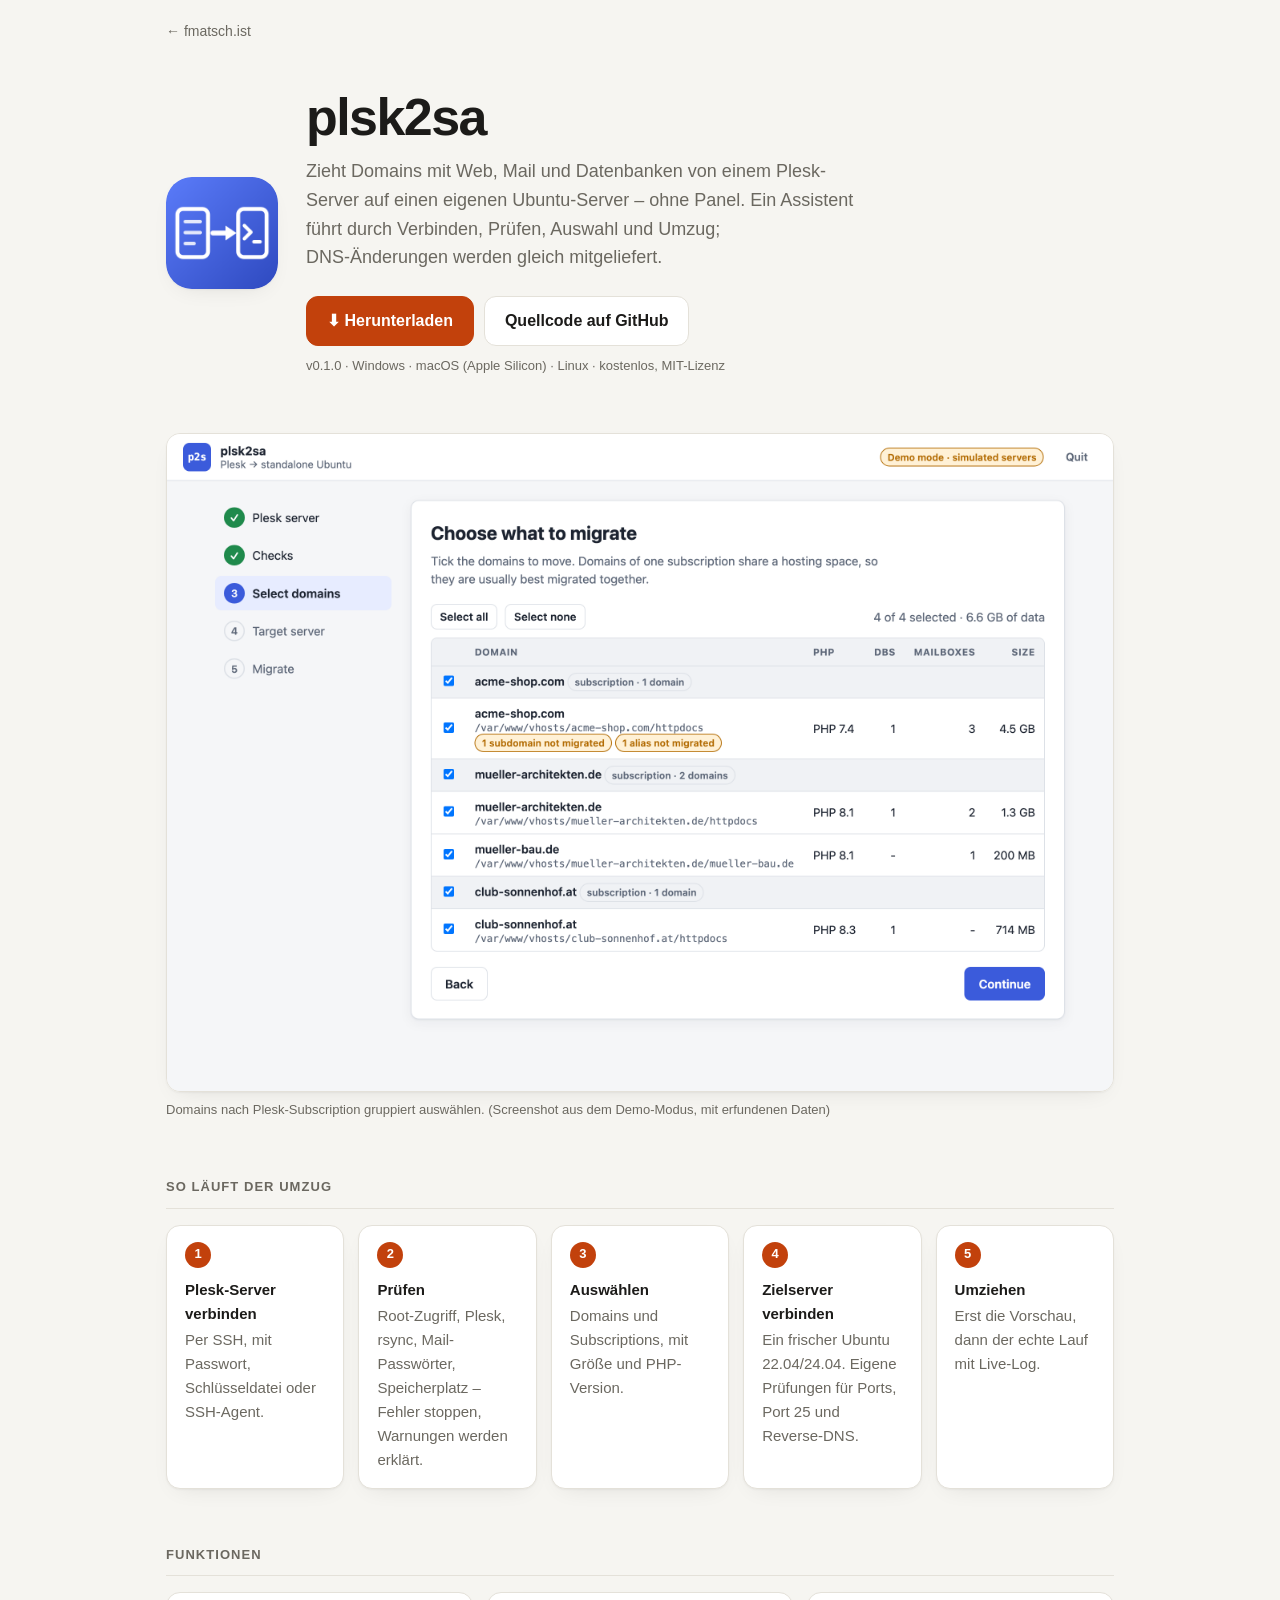
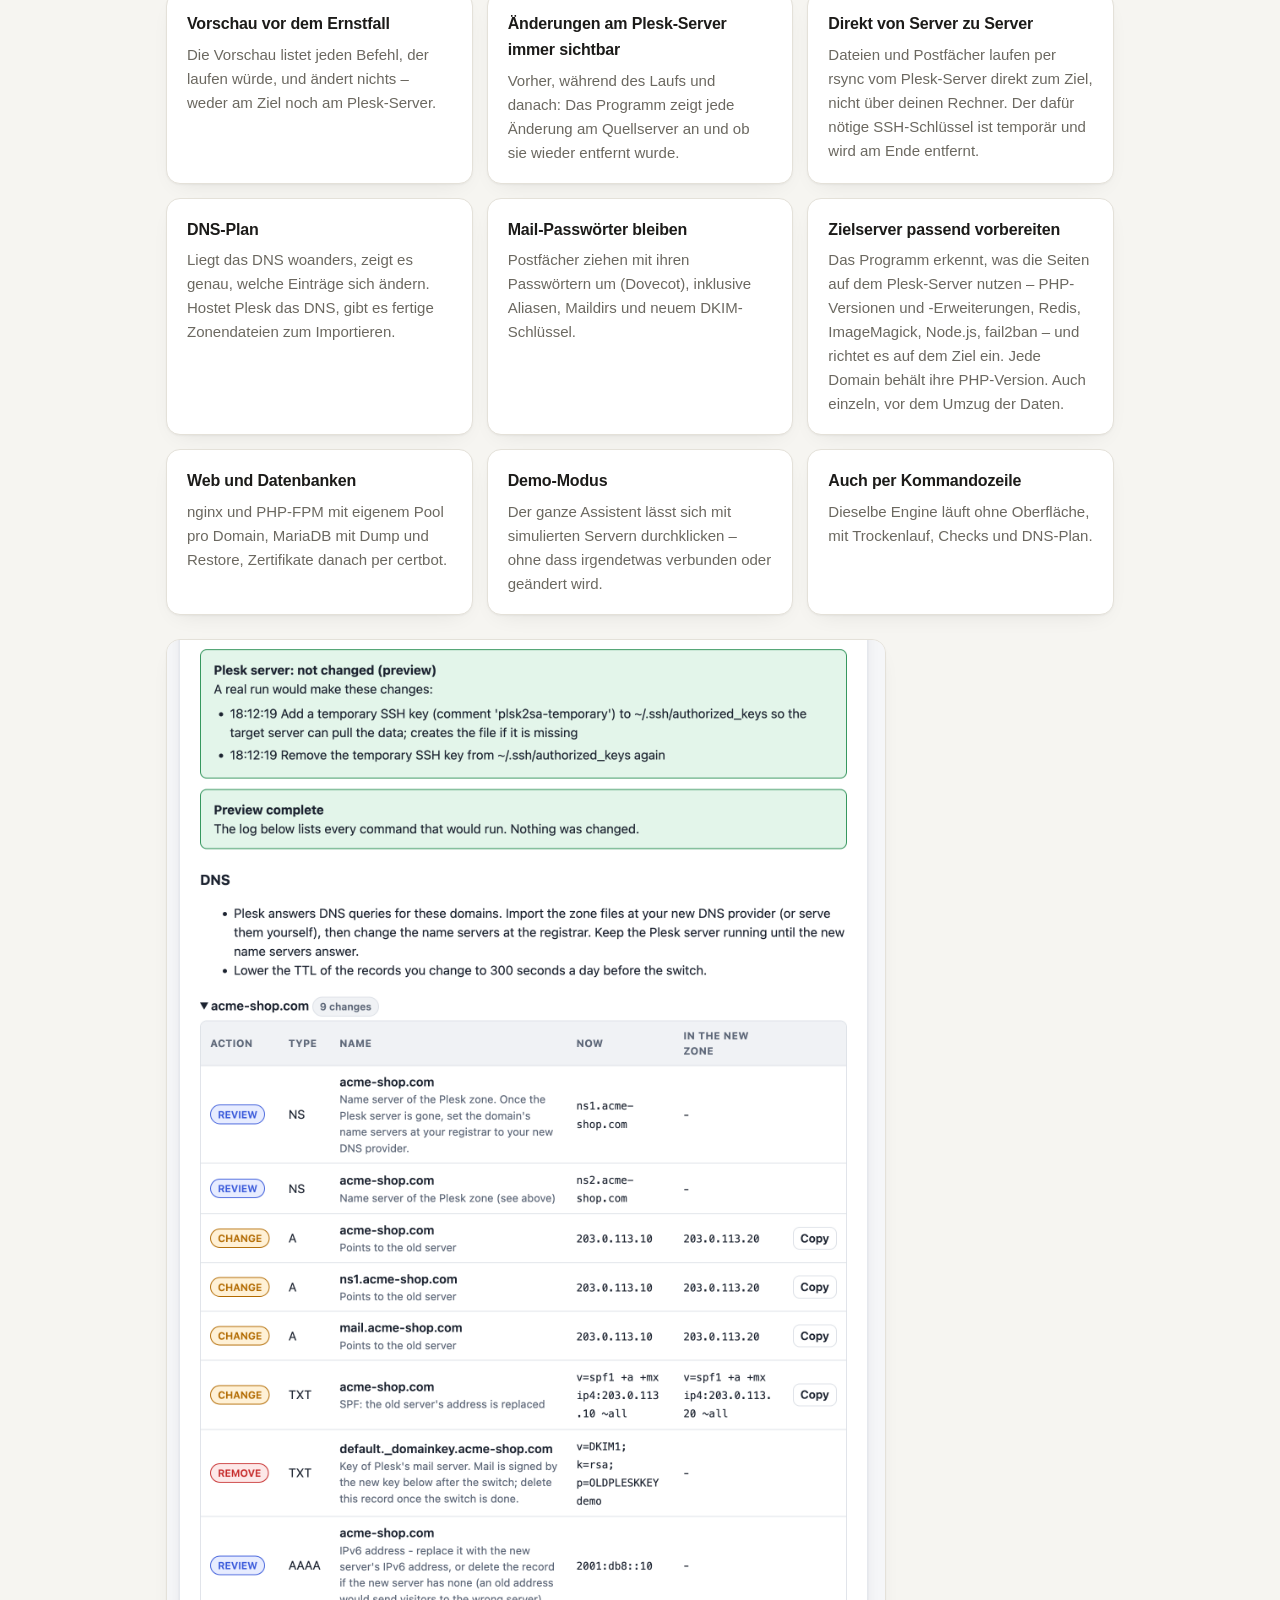
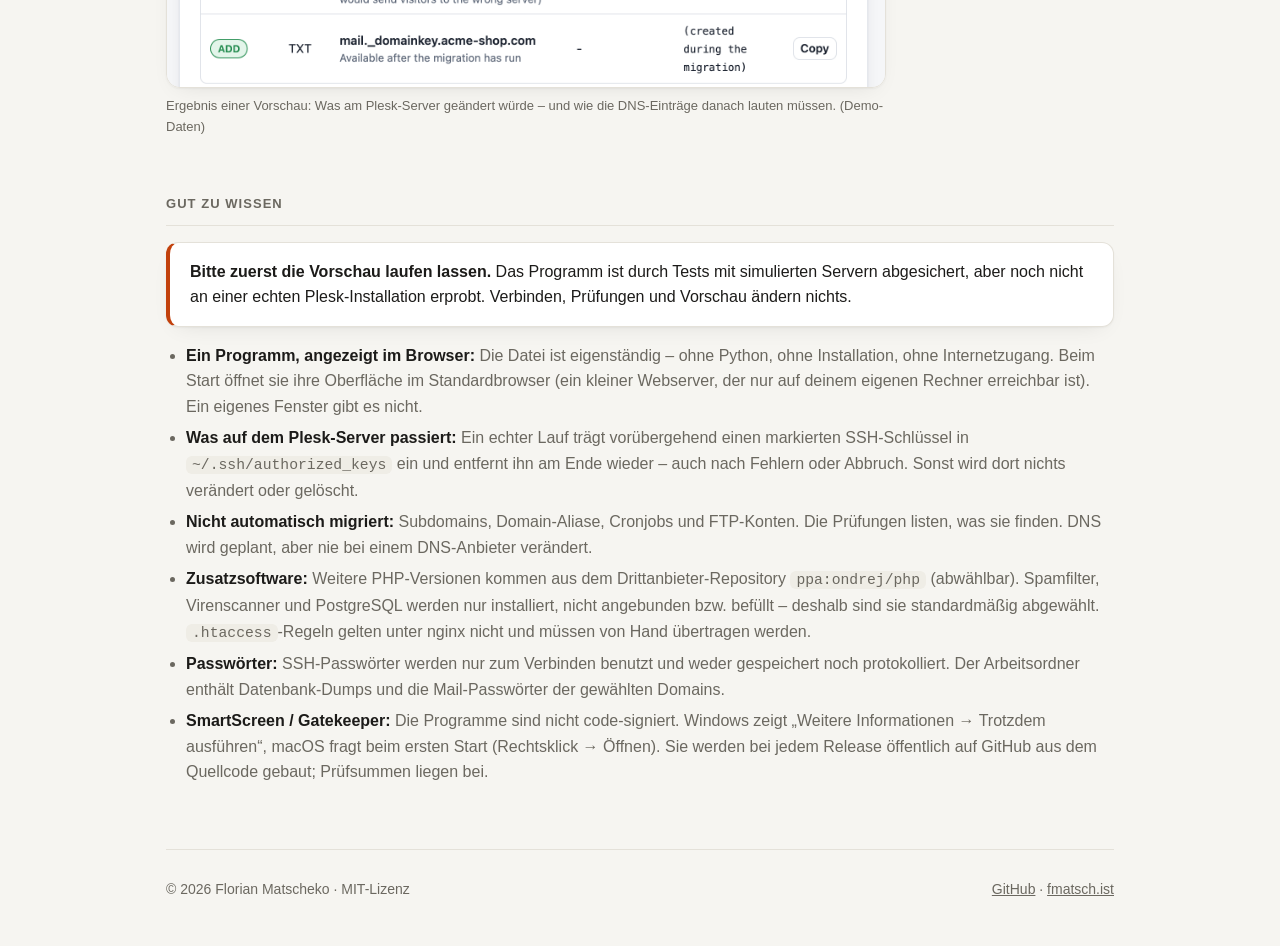
<file: docs/index.html>
<!doctype html>
<html lang="de">
<head>
<meta charset="utf-8">
<meta name="viewport" content="width=device-width, initial-scale=1">
<title>plsk2sa – von Plesk auf einen eigenen Ubuntu-Server</title>
<meta name="description" content="Zieht Domains mit Web, Mail und Datenbanken von einem Plesk-Server auf einen nackten Ubuntu-Server – mit Assistent für Windows, macOS und Linux, Vorschau und DNS-Plan.">
<meta property="og:title" content="plsk2sa">
<meta property="og:description" content="Von Plesk auf einen eigenen Ubuntu-Server umziehen – Web, Mail, Datenbanken und DNS-Plan.">
<meta property="og:image" content="https://fmatsch.ist/plsk2sa/icon.png">
<meta name="color-scheme" content="light dark">
<link rel="icon" type="image/png" href="favicon.png">
<style>
  :root {
    --bg: #f6f5f1; --surface: #ffffff; --text: #1c1b19; --muted: #6b6860;
    --line: #e4e1d9; --accent: #c2410c; --chip: #efede6;
    --shadow: 0 1px 2px rgba(0,0,0,.04), 0 8px 24px -12px rgba(0,0,0,.12);
  }
  @media (prefers-color-scheme: dark) {
    :root:not([data-theme="light"]) {
      --bg: #141413; --surface: #1d1c1a; --text: #f1efe9; --muted: #a19d93;
      --line: #2e2c29; --accent: #fb923c; --chip: #272522;
      --shadow: 0 1px 2px rgba(0,0,0,.3), 0 8px 24px -12px rgba(0,0,0,.6);
    }
  }
  :root[data-theme="dark"] {
    --bg: #141413; --surface: #1d1c1a; --text: #f1efe9; --muted: #a19d93;
    --line: #2e2c29; --accent: #fb923c; --chip: #272522;
    --shadow: 0 1px 2px rgba(0,0,0,.3), 0 8px 24px -12px rgba(0,0,0,.6);
  }
  * { box-sizing: border-box; }
  [hidden] { display: none !important; }
  html { -webkit-text-size-adjust: 100%; }
  body {
    margin: 0; background: var(--bg); color: var(--text);
    font: 16px/1.6 ui-sans-serif, -apple-system, BlinkMacSystemFont, "Segoe UI", Inter, Roboto, sans-serif;
    -webkit-font-smoothing: antialiased;
  }
  a { color: inherit; }
  .wrap { max-width: 980px; margin: 0 auto; padding: 0 16px; }
  .crumb { padding: 20px 0 0; font-size: 14px; color: var(--muted); }
  .crumb a { text-decoration: none; }
  .crumb a:hover { color: var(--accent); }

  .hero { display: flex; gap: 28px; align-items: center; padding: 48px 0 32px; flex-wrap: wrap; }
  .hero img.icon { width: 112px; height: 112px; border-radius: 26px; box-shadow: var(--shadow); flex: none; }
  .hero h1 { font-size: clamp(32px, 6vw, 52px); letter-spacing: -0.03em; line-height: 1.05; margin: 0 0 12px; }
  .hero p { margin: 0; color: var(--muted); font-size: 18px; max-width: 56ch; }
  .actions { display: flex; flex-wrap: wrap; gap: 10px; align-items: center; margin: 24px 0 0; }
  .btn {
    display: inline-flex; align-items: center; gap: 8px; text-decoration: none;
    padding: 11px 20px; border-radius: 12px; font-weight: 600; font-size: 16px;
    border: 1px solid var(--line); background: var(--surface); color: var(--text);
  }
  .btn:hover { border-color: var(--accent); }
  .btn.primary { background: var(--accent); border-color: var(--accent); color: #fff; }
  .btn.primary:hover { filter: brightness(1.08); }
  .btn:focus-visible { outline: 2px solid var(--accent); outline-offset: 2px; }
  .dl-meta { font-size: 13px; color: var(--muted); margin-top: 10px; min-height: 1.2em; }
  .dl-all { font-size: 13px; color: var(--muted); margin-top: 4px; }
  .dl-all a { margin-right: 14px; }

  figure { margin: 24px 0 8px; }
  figure img {
    display: block; width: 100%; height: auto; border-radius: 14px;
    border: 1px solid var(--line); box-shadow: var(--shadow);
  }
  figure.narrow { max-width: 720px; }
  figcaption { font-size: 13px; color: var(--muted); margin-top: 8px; }

  h2 {
    font-size: 13px; font-weight: 600; text-transform: uppercase; letter-spacing: .08em;
    color: var(--muted); margin: 56px 0 16px; padding-bottom: 10px; border-bottom: 1px solid var(--line);
  }
  .steps { counter-reset: s; display: grid; grid-template-columns: repeat(auto-fit, minmax(170px, 1fr)); gap: 14px; padding: 0; margin: 0; list-style: none; }
  .steps li {
    counter-increment: s; background: var(--surface); border: 1px solid var(--line);
    border-radius: 14px; padding: 16px 18px; box-shadow: var(--shadow); font-size: 15px;
  }
  .steps li::before {
    content: counter(s); display: grid; place-items: center; width: 26px; height: 26px;
    border-radius: 50%; background: var(--accent); color: #fff; font-weight: 700; font-size: 13px; margin-bottom: 10px;
  }
  .steps b { display: block; margin-bottom: 2px; }
  .steps span { color: var(--muted); }

  .grid { display: grid; grid-template-columns: repeat(auto-fill, minmax(280px, 1fr)); gap: 14px; }
  .card { background: var(--surface); border: 1px solid var(--line); border-radius: 14px; padding: 18px 20px; box-shadow: var(--shadow); }
  .card h3 { margin: 0 0 6px; font-size: 16px; letter-spacing: -0.01em; }
  .card p { margin: 0; color: var(--muted); font-size: 15px; }

  .note { background: var(--surface); border: 1px solid var(--line); border-left: 4px solid var(--accent); border-radius: 12px; padding: 16px 20px; box-shadow: var(--shadow); }
  .note p { margin: 0 0 10px; } .note p:last-child { margin: 0; }
  ul.plain { margin: 0; padding-left: 20px; color: var(--muted); }
  ul.plain li { margin: 6px 0; } ul.plain b { color: var(--text); }
  code { background: var(--chip); padding: 1px 6px; border-radius: 6px; font-size: .92em; }

  footer {
    border-top: 1px solid var(--line); margin-top: 64px; padding: 28px 0 48px;
    color: var(--muted); font-size: 14px; display: flex; flex-wrap: wrap; gap: 8px 24px; justify-content: space-between;
  }
  footer a { color: var(--muted); } footer a:hover { color: var(--accent); }
  @media (max-width: 480px) { .hero { padding-top: 32px; } .hero img.icon { width: 84px; height: 84px; border-radius: 20px; } }
</style>
</head>
<body>
<div class="wrap">
  <div class="crumb"><a href="https://fmatsch.ist/">← fmatsch.ist</a></div>

  <header class="hero">
    <img class="icon" src="icon.png" alt="" width="112" height="112">
    <div>
      <h1>plsk2sa</h1>
      <p>Zieht Domains mit Web, Mail und Datenbanken von einem Plesk-Server auf einen eigenen Ubuntu-Server – ohne Panel. Ein Assistent führt durch Verbinden, Prüfen, Auswahl und Umzug; DNS-Änderungen werden gleich mitgeliefert.</p>
      <div class="actions">
        <a class="btn primary" id="dl" href="https://github.com/fmatsch/plsk2sa/releases/latest">⬇ Herunterladen</a>
        <a class="btn" id="src" href="https://github.com/fmatsch/plsk2sa">Quellcode auf GitHub</a>
      </div>
      <div class="dl-meta" id="dl-meta">v0.1.0 · Windows · macOS (Apple Silicon) · Linux · kostenlos, MIT-Lizenz</div>
      <div class="dl-all" id="dl-all" hidden></div>
    </div>
  </header>

  <figure>
    <img src="screenshot.png" alt="Der Assistent: Domains nach Subscription gruppiert, mit PHP-Version, Datenbanken, Postfächern und Größe" width="2360" height="1640">
    <figcaption>Domains nach Plesk-Subscription gruppiert auswählen. (Screenshot aus dem Demo-Modus, mit erfundenen Daten)</figcaption>
  </figure>

  <h2>So läuft der Umzug</h2>
  <ol class="steps">
    <li><b>Plesk-Server verbinden</b><span>Per SSH, mit Passwort, Schlüsseldatei oder SSH-Agent.</span></li>
    <li><b>Prüfen</b><span>Root-Zugriff, Plesk, rsync, Mail-Passwörter, Speicherplatz – Fehler stoppen, Warnungen werden erklärt.</span></li>
    <li><b>Auswählen</b><span>Domains und Subscriptions, mit Größe und PHP-Version.</span></li>
    <li><b>Zielserver verbinden</b><span>Ein frischer Ubuntu 22.04/24.04. Eigene Prüfungen für Ports, Port 25 und Reverse-DNS.</span></li>
    <li><b>Umziehen</b><span>Erst die Vorschau, dann der echte Lauf mit Live-Log.</span></li>
  </ol>

  <h2>Funktionen</h2>
  <div class="grid">
    <div class="card"><h3>Vorschau vor dem Ernstfall</h3><p>Die Vorschau listet jeden Befehl, der laufen würde, und ändert nichts – weder am Ziel noch am Plesk-Server.</p></div>
    <div class="card"><h3>Änderungen am Plesk-Server immer sichtbar</h3><p>Vorher, während des Laufs und danach: Das Programm zeigt jede Änderung am Quellserver an und ob sie wieder entfernt wurde.</p></div>
    <div class="card"><h3>Direkt von Server zu Server</h3><p>Dateien und Postfächer laufen per rsync vom Plesk-Server direkt zum Ziel, nicht über deinen Rechner. Der dafür nötige SSH-Schlüssel ist temporär und wird am Ende entfernt.</p></div>
    <div class="card"><h3>DNS-Plan</h3><p>Liegt das DNS woanders, zeigt es genau, welche Einträge sich ändern. Hostet Plesk das DNS, gibt es fertige Zonendateien zum Importieren.</p></div>
    <div class="card"><h3>Mail-Passwörter bleiben</h3><p>Postfächer ziehen mit ihren Passwörtern um (Dovecot), inklusive Aliasen, Maildirs und neuem DKIM-Schlüssel.</p></div>
    <div class="card"><h3>Zielserver passend vorbereiten</h3><p>Das Programm erkennt, was die Seiten auf dem Plesk-Server nutzen – PHP-Versionen und -Erweiterungen, Redis, ImageMagick, Node.js, fail2ban – und richtet es auf dem Ziel ein. Jede Domain behält ihre PHP-Version. Auch einzeln, vor dem Umzug der Daten.</p></div>
    <div class="card"><h3>Web und Datenbanken</h3><p>nginx und PHP-FPM mit eigenem Pool pro Domain, MariaDB mit Dump und Restore, Zertifikate danach per certbot.</p></div>
    <div class="card"><h3>Demo-Modus</h3><p>Der ganze Assistent lässt sich mit simulierten Servern durchklicken – ohne dass irgendetwas verbunden oder geändert wird.</p></div>
    <div class="card"><h3>Auch per Kommandozeile</h3><p>Dieselbe Engine läuft ohne Oberfläche, mit Trockenlauf, Checks und DNS-Plan.</p></div>
  </div>

  <figure class="narrow">
    <img src="screenshot-dns.png" alt="Ergebnis der Vorschau: Hinweis zu Änderungen am Plesk-Server und DNS-Plan mit geänderten, hinzuzufügenden und zu entfernenden Einträgen" width="1700" height="2480" loading="lazy">
    <figcaption>Ergebnis einer Vorschau: Was am Plesk-Server geändert würde – und wie die DNS-Einträge danach lauten müssen. (Demo-Daten)</figcaption>
  </figure>

  <h2>Gut zu wissen</h2>
  <div class="note">
    <p><b>Bitte zuerst die Vorschau laufen lassen.</b> Das Programm ist durch Tests mit simulierten Servern abgesichert, aber noch nicht an einer echten Plesk-Installation erprobt. Verbinden, Prüfungen und Vorschau ändern nichts.</p>
  </div>
  <ul class="plain" style="margin-top:16px">
    <li><b>Ein Programm, angezeigt im Browser:</b> Die Datei ist eigenständig – ohne Python, ohne Installation, ohne Internetzugang. Beim Start öffnet sie ihre Oberfläche im Standardbrowser (ein kleiner Webserver, der nur auf deinem eigenen Rechner erreichbar ist). Ein eigenes Fenster gibt es nicht.</li>
    <li><b>Was auf dem Plesk-Server passiert:</b> Ein echter Lauf trägt vorübergehend einen markierten SSH-Schlüssel in <code>~/.ssh/authorized_keys</code> ein und entfernt ihn am Ende wieder – auch nach Fehlern oder Abbruch. Sonst wird dort nichts verändert oder gelöscht.</li>
    <li><b>Nicht automatisch migriert:</b> Subdomains, Domain-Aliase, Cronjobs und FTP-Konten. Die Prüfungen listen, was sie finden. DNS wird geplant, aber nie bei einem DNS-Anbieter verändert.</li>
    <li><b>Zusatzsoftware:</b> Weitere PHP-Versionen kommen aus dem Drittanbieter-Repository <code>ppa:ondrej/php</code> (abwählbar). Spamfilter, Virenscanner und PostgreSQL werden nur installiert, nicht angebunden bzw. befüllt – deshalb sind sie standardmäßig abgewählt. <code>.htaccess</code>-Regeln gelten unter nginx nicht und müssen von Hand übertragen werden.</li>
    <li><b>Passwörter:</b> SSH-Passwörter werden nur zum Verbinden benutzt und weder gespeichert noch protokolliert. Der Arbeitsordner enthält Datenbank-Dumps und die Mail-Passwörter der gewählten Domains.</li>
    <li><b>SmartScreen / Gatekeeper:</b> Die Programme sind nicht code-signiert. Windows zeigt „Weitere Informationen → Trotzdem ausführen“, macOS fragt beim ersten Start (Rechtsklick → Öffnen). Sie werden bei jedem Release öffentlich auf GitHub aus dem Quellcode gebaut; Prüfsummen liegen bei.</li>
  </ul>

  <footer>
    <span>© <span id="year">2026</span> Florian Matscheko · MIT-Lizenz</span>
    <span><a href="https://github.com/fmatsch/plsk2sa">GitHub</a> · <a href="https://fmatsch.ist/">fmatsch.ist</a></span>
  </footer>
</div>
<script>
  document.getElementById("year").textContent = new Date().getFullYear();

  // Direktlinks zum neuesten Release; ohne Netz oder ohne Release bleibt der statische Link.
  const FILES = [
    { os: "windows", label: "Windows", name: "plsk2sa-windows-x64.exe" },
    { os: "macos",   label: "macOS (Apple Silicon)", name: "plsk2sa-macos-arm64.tar.gz" },
    { os: "linux",   label: "Linux", name: "plsk2sa-linux-x64.tar.gz" },
  ];
  const ua = (navigator.userAgent || "") + " " + (navigator.platform || "");
  const mine = /Win/i.test(ua) ? "windows" : /Mac/i.test(ua) ? "macos" : /Linux|X11/i.test(ua) ? "linux" : "windows";

  fetch("https://api.github.com/repos/fmatsch/plsk2sa/releases/latest")
    .then(r => r.ok ? r.json() : Promise.reject())
    .then(rel => {
      const found = FILES.map(f => ({ ...f, asset: (rel.assets || []).find(a => a.name === f.name) })).filter(f => f.asset);
      if (!found.length) return;
      const pick = found.find(f => f.os === mine) || found[0];
      const dl = document.getElementById("dl");
      dl.href = pick.asset.browser_download_url;
      dl.textContent = "⬇ Für " + pick.label + " herunterladen";
      document.getElementById("src").hidden = false;
      document.getElementById("dl-meta").textContent =
        `${rel.tag_name} · ${Math.round(pick.asset.size / 1048576)} MB · kostenlos, MIT-Lizenz`;
      const all = document.getElementById("dl-all");
      all.replaceChildren("Alle: ", ...found.map(f => Object.assign(document.createElement("a"),
        { href: f.asset.browser_download_url, textContent: f.label })));
      all.hidden = false;
    })
    .catch(() => {});
</script>
</body>
</html>
</file>
